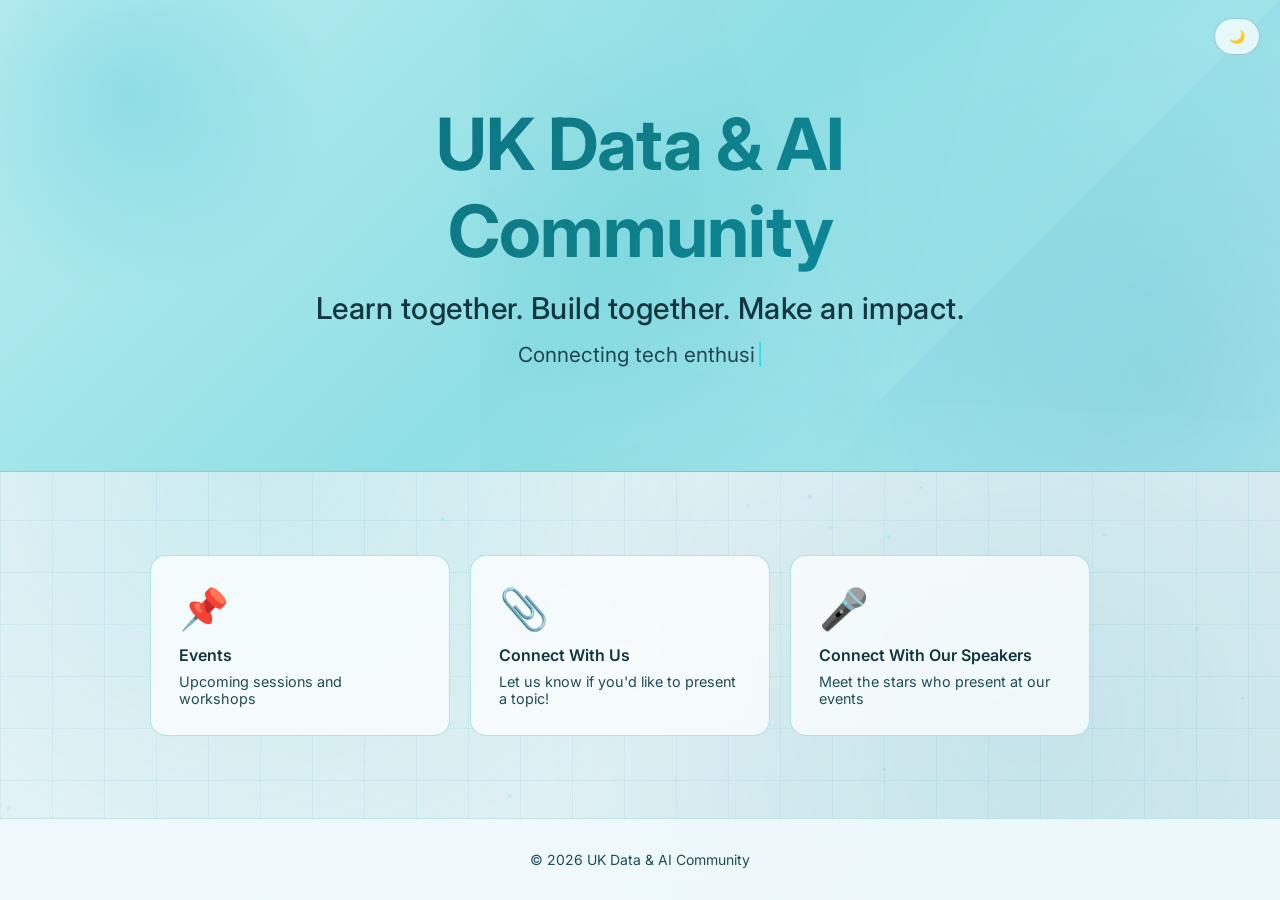
<file: index.html>
<!doctype html>
<html lang="en">
  <head>
    <meta charset="UTF-8" />
    <meta name="viewport" content="width=device-width, initial-scale=1.0" />
    <title>UK Data & AI Community</title>
    <link rel="stylesheet" href="styles.css" />
  </head>
  <body class="home-page">
    <button class="theme-toggle" id="theme-toggle" type="button" aria-label="Toggle theme">
      🌙
    </button>

    <header class="hero">
      <div class="hero-content">
        <h1>UK Data & AI Community</h1>
        <h2>Learn together. Build together. Make an impact.</h2>
        <p class="tagline">Connecting tech enthusiasts passionate about Microsoft data and AI technologies</p>
      </div>
    </header>

    <main class="container">
      <section class="links-section">
        <div class="links-grid">
          <a href="events.html" class="link-card">
            <div class="card-icon">📌</div>
            <h3>Events</h3>
            <p>Upcoming sessions and workshops</p>
          </a>

          <button type="button" class="link-card link-card-button" id="connect-button">
            <div class="card-icon">📎</div>
            <h3>Connect With Us</h3>
            <p>Let us know if you'd like to present a topic!</p>
          </button>

          <button type="button" class="link-card link-card-button" id="speakers-button">
            <div class="card-icon">🎤</div>
            <h3>Connect With Our Speakers</h3>
            <p>Meet the stars who present at our events</p>
          </button>
        </div>
      </section>
    </main>

    <div class="modal-overlay" id="connect-modal" hidden>
      <div class="modal-card" role="dialog" aria-modal="true" aria-labelledby="connect-title">
        <button class="modal-close" id="modal-close" type="button" aria-label="Close popup">×</button>
        <h3 id="connect-title">Connect With Us on LinkedIn</h3>
        <p>Organising Team </p>
        <div class="modal-links" id="team-links-list"></div>
        <button class="modal-action-close" id="modal-action-close" type="button">Close</button>
      </div>
    </div>

    <div class="modal-overlay" id="speakers-modal" hidden>
      <div class="modal-card" role="dialog" aria-modal="true" aria-labelledby="speakers-title">
        <button class="modal-close" id="speakers-modal-close" type="button" aria-label="Close popup">×</button>
        <h3 id="speakers-title">Connect With Our Speakers on LinkedIn</h3>
        <p>Meet the people who have presented at our events</p>
        <div class="modal-links" id="speakers-links-list"></div>
        <button class="modal-action-close" id="speakers-modal-action-close" type="button">Close</button>
      </div>
    </div>

    <script>
      (function () {
        const storageKey = "uk-data-ai-theme";
        const toggle = document.getElementById("theme-toggle");
        const modal = document.getElementById("connect-modal");
        const connectButton = document.getElementById("connect-button");
        const modalClose = document.getElementById("modal-close");
        const modalActionClose = document.getElementById("modal-action-close");
        const teamLinksList = document.getElementById("team-links-list");
        const speakersModal = document.getElementById("speakers-modal");
        const speakersButton = document.getElementById("speakers-button");
        const speakersModalClose = document.getElementById("speakers-modal-close");
        const speakersModalActionClose = document.getElementById("speakers-modal-action-close");
        const speakersLinksList = document.getElementById("speakers-links-list");

        modal.hidden = true;
        speakersModal.hidden = true;
        document.body.classList.remove("modal-open");

        function setTheme(theme) {
          document.body.setAttribute("data-theme", theme);
          toggle.textContent = theme === "dark" ? "☀️" : "🌙";
          toggle.setAttribute("aria-label", theme === "dark" ? "Switch to light mode" : "Switch to dark mode");
          localStorage.setItem(storageKey, theme);
        }

        function getInitialTheme() {
          const saved = localStorage.getItem(storageKey);
          if (saved === "dark" || saved === "light") {
            return saved;
          }
          return window.matchMedia("(prefers-color-scheme: dark)").matches ? "dark" : "light";
        }

        toggle.addEventListener("click", function () {
          const next = document.body.getAttribute("data-theme") === "dark" ? "light" : "dark";
          setTheme(next);
        });

        connectButton.addEventListener("click", function () {
          modal.hidden = false;
          document.body.classList.add("modal-open");
        });

        speakersButton.addEventListener("click", function () {
          speakersModal.hidden = false;
          document.body.classList.add("modal-open");
        });

        function getInitials(name) {
          if (!name) return "TM";
          const parts = name.trim().split(/\s+/).slice(0, 2);
          return parts.map(function (part) {
            return part.charAt(0).toUpperCase();
          }).join("");
        }

        async function loadMemberList(jsonPath, listEl) {
          try {
            const response = await fetch(jsonPath);
            if (!response.ok) {
              throw new Error("Unable to load links");
            }

            const data = await response.json();
            const members = Array.isArray(data.members) ? data.members.slice() : [];
            members.sort(function (a, b) {
              return (a.name || "").localeCompare(b.name || "");
            });

            if (!members.length) {
              listEl.innerHTML = '<p class="modal-empty">Links will be added soon.</p>';
              return;
            }

            listEl.innerHTML = members
              .map(function (member) {
                const initials = member.initials || getInitials(member.name);
                const role = member.role || "Team Member";
                const linkedin = member.linkedin || "#";
                return [
                  '<article class="member-card">',
                  '  <div class="member-avatar" aria-hidden="true">' + initials + '</div>',
                  '  <div class="member-info">',
                  '    <p class="member-name">' + member.name + '</p>',
                  '    <p class="member-role">' + role + '</p>',
                  '  </div>',
                  '  <a class="member-link" href="' + linkedin + '" target="_blank" rel="noopener noreferrer">',
                  '    <span class="linkedin-badge" aria-hidden="true">in</span>',
                  '    <span>LinkedIn</span>',
                  '  </a>',
                  '</article>'
                ].join('');
              })
              .join("");
          } catch (error) {
            listEl.innerHTML = '<p class="modal-empty">Could not load LinkedIn links right now.</p>';
            console.error(error);
          }
        }

        function closeModal() {
          modal.hidden = true;
          document.body.classList.remove("modal-open");
        }

        function closeSpeakersModal() {
          speakersModal.hidden = true;
          document.body.classList.remove("modal-open");
        }

        modalClose.addEventListener("click", closeModal);
        modalActionClose.addEventListener("click", closeModal);
        modal.addEventListener("click", function (event) {
          if (event.target === modal) {
            closeModal();
          }
        });

        speakersModalClose.addEventListener("click", closeSpeakersModal);
        speakersModalActionClose.addEventListener("click", closeSpeakersModal);
        speakersModal.addEventListener("click", function (event) {
          if (event.target === speakersModal) {
            closeSpeakersModal();
          }
        });

        document.addEventListener("keydown", function (event) {
          if (event.key === "Escape") {
            if (!modal.hidden) closeModal();
            if (!speakersModal.hidden) closeSpeakersModal();
          }
        });

        setTheme(getInitialTheme());
        loadMemberList("team-links.json", teamLinksList);
        loadMemberList("speakers-links.json", speakersLinksList);
      })();
    </script>

    <footer>
      <p>&copy; 2026 UK Data & AI Community</p>
    </footer>
    <script src="animations.js" defer></script>
  </body>
</html>
</file>
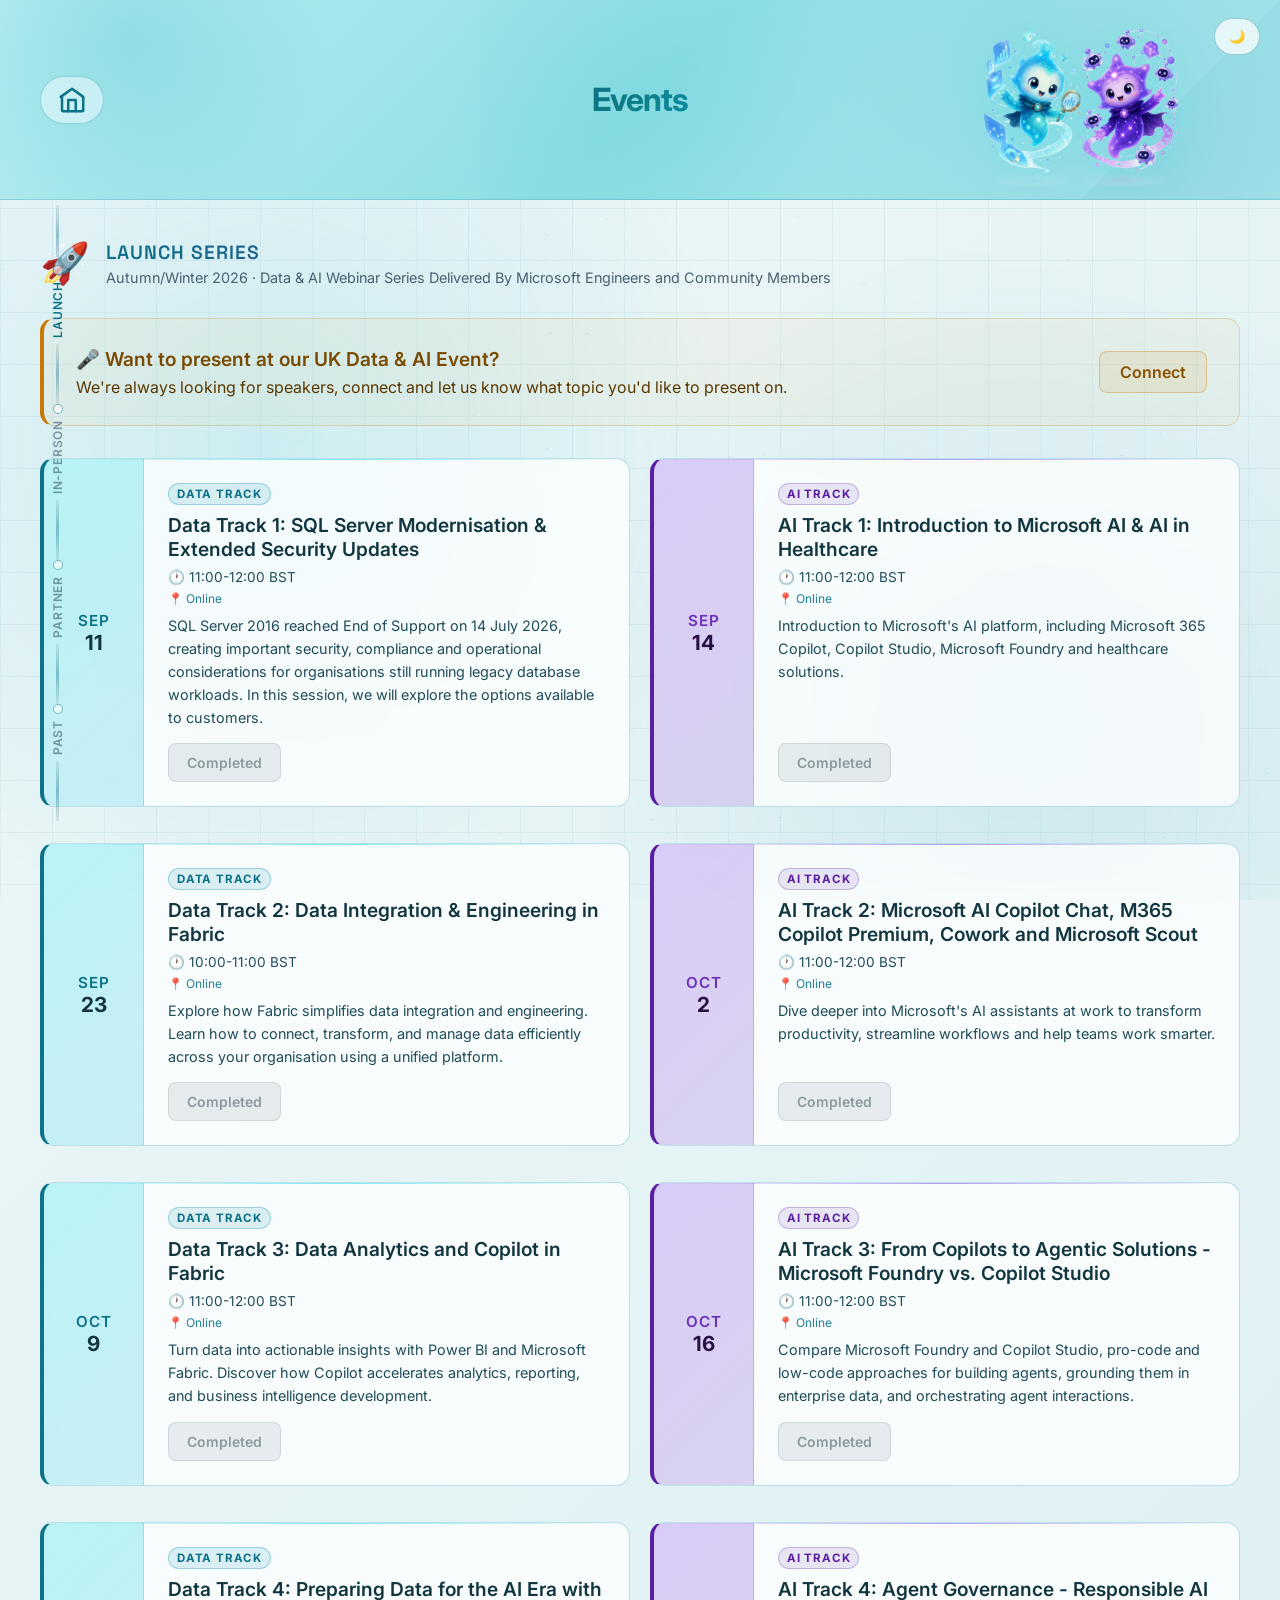
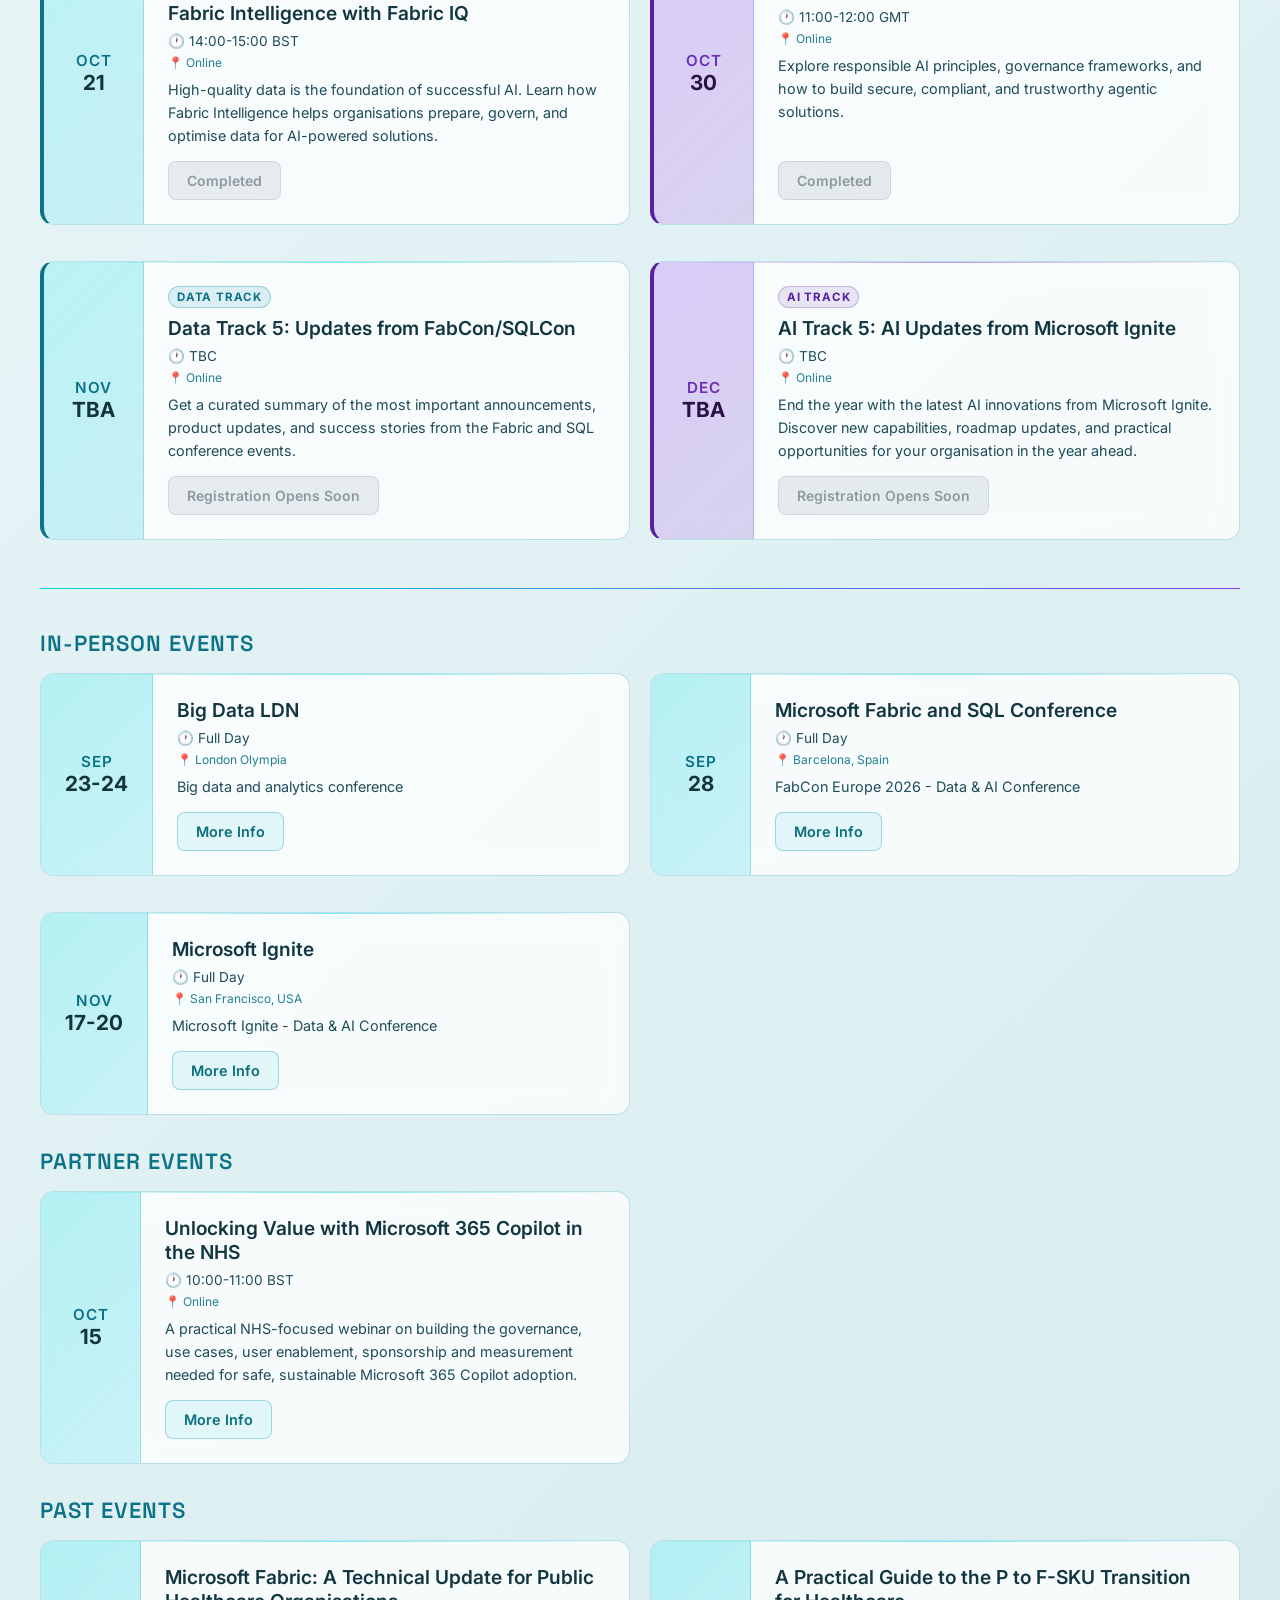
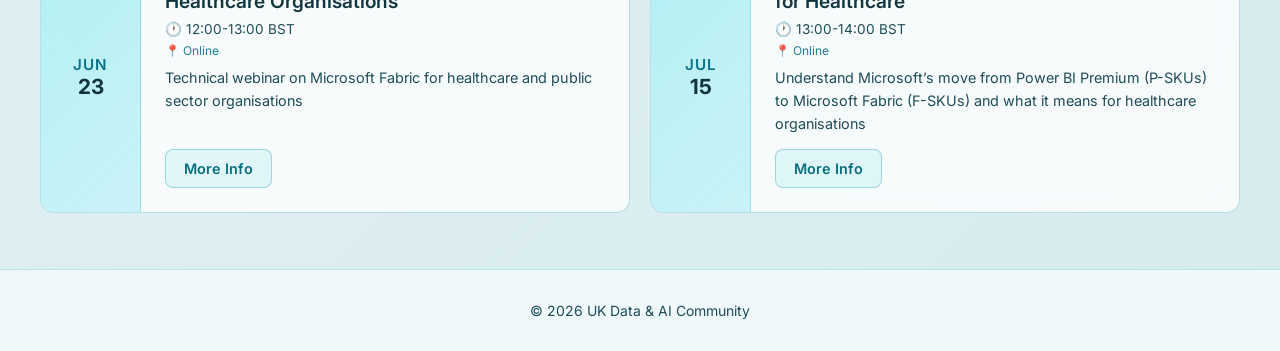
<file: events.html>
<!doctype html>
<html lang="en">
  <head>
    <meta charset="UTF-8" />
    <meta name="viewport" content="width=device-width, initial-scale=1.0" />
    <title>Events - UK Data & AI Community</title>
    <link rel="stylesheet" href="styles.css" />
  </head>
  <body class="events-page">
    <button class="theme-toggle" id="theme-toggle" type="button" aria-label="Toggle theme">
      🌙
    </button>

    <header class="hero hero-small">
      <a href="index.html" class="nav-home" aria-label="Back to home">
        <svg xmlns="http://www.w3.org/2000/svg" width="30" height="30" viewBox="0 0 24 24" fill="none" stroke="currentColor" stroke-width="2" stroke-linecap="round" stroke-linejoin="round" aria-hidden="true">
          <path d="M3 9.5L12 3l9 6.5V20a1 1 0 0 1-1 1H5a1 1 0 0 1-1-1V9.5z"/>
          <polyline points="9 21 9 12 15 12 15 21"/>
        </svg>
      </a>
      <div class="hero-content">
        <h1>Events</h1>
      </div>
      <img src="mascots.png" alt="UK Data &amp; AI mascots" class="hero-mascot" />
    </header>

    <main class="container">

      <!-- vertical circuit rail — nodes activate via IntersectionObserver -->
      <nav class="circuit-rail" aria-label="Page sections">
        <div class="circuit-rail-line"></div>
        <div class="circuit-rail-node active" data-target="group-launch">
          <span class="node-dot"></span>
          <span class="node-label">Launch</span>
        </div>
        <div class="circuit-rail-line"></div>
        <div class="circuit-rail-node" data-target="group-inperson">
          <span class="node-dot"></span>
          <span class="node-label">In-Person</span>
        </div>
        <div class="circuit-rail-line"></div>
        <div class="circuit-rail-node" data-color="purple" data-target="group-partner">
          <span class="node-dot"></span>
          <span class="node-label">Partner</span>
        </div>
        <div class="circuit-rail-line"></div>
        <div class="circuit-rail-node" data-target="group-past">
          <span class="node-dot"></span>
          <span class="node-label">Past</span>
        </div>
        <div class="circuit-rail-line"></div>
      </nav>

      <section class="launch-series-section" id="group-launch">
        <div class="launch-series-header">
          <span class="launch-series-emoji">🚀</span>
          <div>
            <h2>Launch Series</h2>
            <p class="launch-series-subtitle">Autumn/Winter 2026 · Data &amp; AI Webinar Series Delivered By Microsoft Engineers and Community Members</p>
          </div>
        </div>
          <section class="speaker-cta">
          <div class="speaker-cta-content">
            <div class="speaker-cta-text">
              <h3>🎤 Want to present at our UK Data &amp; AI Event?</h3>
              <p>We're always looking for speakers, connect and let us know what topic you'd like to present on.</p>
            </div>
            <a href="index.html" class="speaker-cta-btn">Connect</a>
          </div>
        </section>
        <div id="launch-events"></div>
      </section>

      <section class="events-list">
        <div id="group-inperson">
          <h2>In-Person Events</h2>
          <div id="upcoming-events"></div>
        </div>

        <div id="group-partner">
          <h2>Partner Events</h2>
          <div id="partner-events"></div>
        </div>

        <div id="group-past">
          <h2>Past Events</h2>
          <div id="virtual-events"></div>
        </div>
      </section>
    </main>

    <script>
      (function () {
        const storageKey = "uk-data-ai-theme";
        const toggle = document.getElementById("theme-toggle");

        function setTheme(theme) {
          document.body.setAttribute("data-theme", theme);
          toggle.textContent = theme === "dark" ? "☀️" : "🌙";
          toggle.setAttribute("aria-label", theme === "dark" ? "Switch to light mode" : "Switch to dark mode");
          localStorage.setItem(storageKey, theme);
        }

        function getInitialTheme() {
          const saved = localStorage.getItem(storageKey);
          if (saved === "dark" || saved === "light") {
            return saved;
          }
          return window.matchMedia("(prefers-color-scheme: dark)").matches ? "dark" : "light";
        }

        toggle.addEventListener("click", function () {
          const next = document.body.getAttribute("data-theme") === "dark" ? "light" : "dark";
          setTheme(next);
        });

        setTheme(getInitialTheme());
      })();

      // Load and render events from JSON
      async function loadEvents() {
        try {
          const response = await fetch("events.json");
          const data = await response.json();

          // Filter and render launch series events
          const launchContainer = document.getElementById("launch-events");
          const launchEvents = data.events.filter((event) => event.type === "launch");
          launchEvents.forEach((event) => {
            launchContainer.appendChild(createLaunchCard(event));
          });

          // Filter and render in-person and conference events together
          const upcomingContainer = document.getElementById("upcoming-events");
          const inPersonEvents = data.events.filter(
            (event) => event.type === "in-person" || event.type === "conference"
          );
          inPersonEvents.forEach((event) => {
            upcomingContainer.appendChild(createEventCard(event));
          });

          // Filter and render virtual events (past)
          const virtualContainer = document.getElementById("virtual-events");
          const virtualEvents = data.events.filter(
            (event) => event.type === "virtual",
          );
          virtualEvents.forEach((event) => {
            virtualContainer.appendChild(createEventCard(event));
          });

          // Filter and render partner events
          const partnerContainer = document.getElementById("partner-events");
          const partnerEvents = data.events.filter(
            (event) => event.type === "partner",
          );
          partnerEvents.forEach((event) => {
            partnerContainer.appendChild(createEventCard(event));
          });
        } catch (error) {
          console.error("Error loading events:", error);
        }
      }

      function isLaunchEventCompleted(event) {
        const monthIndex = ["JAN", "FEB", "MAR", "APR", "MAY", "JUN", "JUL", "AUG", "SEP", "OCT", "NOV", "DEC"].indexOf(event.month);
        const day = Number.parseInt(event.day, 10);

        if (monthIndex === -1 || Number.isNaN(day)) {
          return false;
        }

        const dayAfterEvent = new Date(2026, monthIndex, day + 1);
        return new Date() >= dayAfterEvent;
      }

      // Create a featured launch series card
      function createLaunchCard(event) {
        const card = document.createElement("div");
        card.className = `event-card launch-series launch-${event.track}`;

        const trackLabel = event.track === "data" ? "DATA TRACK" : "AI TRACK";
        const linkHtml = isLaunchEventCompleted(event)
          ? `<span class="event-link disabled">Completed</span>`
          : event.link
          ? `<a href="${event.link}" target="_blank" class="event-link">Register</a>`
          : `<span class="event-link disabled">Registration Opens Soon</span>`;

        card.innerHTML = `
          <div class="event-date">
            <span class="month">${event.month}</span>
            <span class="day">${event.day}</span>
          </div>
          <div class="event-details">
            <span class="track-badge track-${event.track}">${trackLabel}</span>
            <h3>${event.title}</h3>
            <p class="event-time">🕐 ${event.time}</p>
            ${event.location ? `<p class="event-location">📍 ${event.location}</p>` : ""}
            <p class="event-desc">${event.description}</p>
            ${linkHtml}
          </div>
        `;

        return card;
      }

      // Create an event card element
      function createEventCard(event) {
        const card = document.createElement("div");
        card.className = "event-card";

        card.innerHTML = `
          <div class="event-date">
            <span class="month">${event.month}</span>
            <span class="day">${event.day}</span>
          </div>
          <div class="event-details">
            <h3>${event.title}</h3>
            <p class="event-time">🕐 ${event.time}</p>
            ${event.location ? `<p class="event-location">📍 ${event.location}</p>` : ""}
            <p class="event-desc">${event.description}</p>
            <a href="${event.link}" target="_blank" class="event-link">More Info</a>
          </div>
        `;

        return card;
      }

      // Activate circuit rail node for whichever section is currently in view
      const circuitRail = (function () {
        const nodes = Array.from(document.querySelectorAll('.circuit-rail-node'));
        const sections = nodes.map(n => document.getElementById(n.dataset.target)).filter(Boolean);
        const lastId = sections.length ? sections[sections.length - 1].id : null;

        function setActive(id) {
          nodes.forEach(n => n.classList.toggle('active', n.dataset.target === id));
        }

        // Last section can be too short to ever cross the reference line, so once the
        // page is scrolled to its end we always treat the last section as current.
        function computeActiveByScroll() {
          const atBottom = window.innerHeight + window.scrollY >= document.documentElement.scrollHeight - 2;
          if (atBottom) return lastId;
          const refLine = window.innerHeight * 0.3;
          let activeId = sections[0] && sections[0].id;
          sections.forEach(el => {
            if (el.getBoundingClientRect().top <= refLine) {
              activeId = el.id;
            }
          });
          return activeId;
        }

        // Right after a click, neighbouring sections can occupy the same scroll
        // position (e.g. two short sections at the end of the page), so scroll-based
        // detection alone can't tell them apart. Keep the clicked node active until
        // the user actually scrolls again by their own input.
        let overrideActive = false;

        nodes.forEach(n => {
          n.addEventListener('click', () => {
            const el = document.getElementById(n.dataset.target);
            if (!el) return;
            overrideActive = true;
            setActive(n.dataset.target);
            el.scrollIntoView({ behavior: 'smooth', block: 'start' });
          });
        });

        ['wheel', 'touchmove', 'keydown', 'mousedown'].forEach(evt => {
          window.addEventListener(evt, () => { overrideActive = false; }, { passive: true });
        });

        let ticking = false;
        window.addEventListener('scroll', () => {
          if (overrideActive || ticking) return;
          ticking = true;
          requestAnimationFrame(() => {
            setActive(computeActiveByScroll());
            ticking = false;
          });
        }, { passive: true });

        setActive(computeActiveByScroll());
        return { refresh: () => setActive(computeActiveByScroll()) };
      })();

      // Load events, then recompute the active rail node — the page is too short
      // to know its true scroll height until the event cards have been inserted.
      loadEvents().then(() => circuitRail.refresh());
    </script>

    <footer>
      <p>&copy; 2026 UK Data & AI Community</p>
    </footer>
    <script src="animations.js" defer></script>
  </body>
</html>
</file>
<file: styles.css>
@import url('https://fonts.googleapis.com/css2?family=Space+Grotesk:wght@400;500;600;700&family=Inter:wght@300;400;500;600;700&display=swap');

* {
    margin: 0;
    padding: 0;
    box-sizing: border-box;
}

:root {
    color-scheme: dark;
}

body {
    font-family: 'Inter', 'Space Grotesk', -apple-system, BlinkMacSystemFont, 'Segoe UI', Roboto, sans-serif;
    background: radial-gradient(circle at 8% 15%, #1f2a77 0%, transparent 38%),
                radial-gradient(circle at 88% 20%, #0d7ca8 0%, transparent 36%),
                radial-gradient(circle at 20% 85%, #0f8b74 0%, transparent 32%),
                linear-gradient(135deg, #080b21 0%, #0f1a3f 45%, #0b102b 100%);
    background-attachment: fixed;
    color: #f0f4f8;
    min-height: 100vh;
    display: flex;
    flex-direction: column;
    position: relative;
    overflow-x: hidden;
}

body::before {
    content: '';
    position: fixed;
    top: 0;
    left: 0;
    width: 100%;
    height: 100%;
    background: radial-gradient(circle 560px at 22% 48%, rgba(88, 101, 242, 0.2) 0%, transparent 72%),
                radial-gradient(circle 620px at 80% 18%, rgba(0, 228, 255, 0.14) 0%, transparent 76%),
                radial-gradient(circle 540px at 72% 85%, rgba(0, 212, 155, 0.14) 0%, transparent 78%);
    pointer-events: none;
    z-index: 0;
}

.home-page .hero {
    text-align: center;
}

.home-page .hero-content {
    max-width: 780px;
    margin: 0 auto;
}

.home-page .container {
    display: flex;
    justify-content: center;
    align-items: center;
}

.home-page .links-section {
    width: 100%;
    max-width: 980px;
    align-items: center;
}

.events-page .hero {
    text-align: center;
    display: flex;
    align-items: center;
    justify-content: center;
    position: relative;
    overflow: hidden;
}

.events-page .hero-content {
    max-width: 780px;
    margin: 0 auto;
    position: relative;
    z-index: 2;
}

.hero-mascot {
    position: absolute;
    right: 100px;
    bottom: 0;
    height: 100%;
    width: auto;
    max-width: 40%;
    object-fit: contain;
    object-position: bottom right;
    filter: drop-shadow(0 0 24px rgba(0, 217, 221, 0.2));
    /* animation: mascotFloat 5s ease-in-out infinite; */
    pointer-events: none;
}

@keyframes mascotFloat {
    0%, 100% { transform: translateY(0); }
    50%       { transform: translateY(-10px); }
}

@media (max-width: 768px) {
    .hero-mascot { display: none; }
}

.events-page .top-nav {
    display: none;
}

.events-page .container {
    display: flex;
    flex-direction: column;
    align-items: center;
}

.events-page .events-list {
    width: 100%;
    max-width: 1200px;
}

main, header, footer {
    position: relative;
    z-index: 1;
}

.theme-toggle {
    position: fixed;
    top: 18px;
    right: 20px;
    z-index: 20;
    border: 1px solid rgba(0, 217, 221, 0.45);
    background: rgba(15, 27, 43, 0.8);
    color: #dff4f8;
    border-radius: 999px;
    padding: 10px 14px;
    font-size: 0.82rem;
    letter-spacing: 0.3px;
    cursor: pointer;
    backdrop-filter: blur(10px);
    transition: all 0.25s ease;
}

.theme-toggle:hover {
    border-color: rgba(0, 229, 255, 0.8);
    box-shadow: 0 0 20px rgba(0, 217, 221, 0.2);
    transform: translateY(-1px);
}

/* Hero Section */
.hero {
    background: linear-gradient(130deg, rgba(80, 63, 205, 0.48) 0%, rgba(13, 124, 168, 0.5) 45%, rgba(8, 161, 129, 0.45) 100%);
    padding: 100px 40px;
    text-align: left;
    position: relative;
    overflow: hidden;
    border-bottom: 1px solid rgba(0, 217, 221, 0.3);
}

.hero::before {
    content: '';
    position: absolute;
    top: 0;
    left: 0;
    right: 0;
    bottom: 0;
    background: 
        radial-gradient(circle 500px at 10% 20%, rgba(32, 216, 223, 0.2) 0%, transparent 40%),
        radial-gradient(circle 700px at 90% 80%, rgba(0, 209, 215, 0.15) 0%, transparent 50%),
        radial-gradient(circle 400px at 50% 50%, rgba(0, 180, 219, 0.08) 0%, transparent 50%);
    pointer-events: none;
}

.hero::after {
    content: '';
    position: absolute;
    top: 0;
    right: 0;
    width: 800px;
    height: 800px;
    background: conic-gradient(from 45deg, rgba(0, 212, 255, 0.1), rgba(123, 60, 237, 0.1), transparent);
    opacity: 0.3;
    animation: rotate 20s linear infinite;
    pointer-events: none;
}

@keyframes rotate {
    from { transform: rotate(0deg); }
    to { transform: rotate(360deg); }
}

.hero-content {
    position: relative;
    z-index: 2;
}

.hero h1 {
    font-size: 4.5rem;
    font-weight: 700;
    margin-bottom: 16px;
    background: linear-gradient(125deg, #80f6ff 0%, #67c6ff 40%, #7a9eff 70%, #83ffd8 100%);
    background-size: 200% 200%;
    -webkit-background-clip: text;
    -webkit-text-fill-color: transparent;
    background-clip: text;
    letter-spacing: -1px;
    animation: gradientShift 6s ease infinite;
}

@keyframes gradientShift {
    0%, 100% { background-position: 0% 50%; }
    50% { background-position: 100% 50%; }
}

.hero h2 {
    font-size: 1.875rem;
    font-weight: 500;
    color: #00e5ff;
    opacity: 0.95;
    letter-spacing: 0.5px;
    text-shadow: 0 0 20px rgba(0, 217, 221, 0.3);
}

.hero .tagline {
    font-size: 1.3rem;
    opacity: 0.9;
    font-weight: 400;
    color: #d4e3f0;
    line-height: 1.6;
    margin-top: 12px;
}

/* Main Content */
.container {
    width: 100%;
    padding: 40px 40px;
    flex: 1;
}

.links-section h2 {
    font-size: 1.5rem;
    margin-bottom: 24px;
    color: #00d9d9;
    border-bottom: 2px solid rgba(0, 217, 221, 0.4);
    padding-bottom: 12px;
    font-weight: 600;
    letter-spacing: 0.5px;
}

/* Links Grid */
.links-grid {
    display: grid;
    grid-template-columns: 1fr;
    gap: 20px;
}

@media (min-width: 769px) {
    .links-grid {
        grid-template-columns: repeat(auto-fill, 300px);
        justify-content: start;
    }
}

.link-card {
    background: linear-gradient(140deg, rgba(35, 51, 130, 0.38) 0%, rgba(20, 74, 90, 0.42) 52%, rgba(11, 89, 79, 0.38) 100%);
    backdrop-filter: blur(12px);
    border: 1px solid rgba(0, 217, 221, 0.3);
    border-radius: 16px;
    padding: 28px;
    text-decoration: none;
    color: inherit;
    transition: all 0.3s ease;
    display: block;
    position: relative;
    overflow: hidden;
}

.link-card::before {
    content: '';
    position: absolute;
    top: 0;
    left: -100%;
    width: 100%;
    height: 100%;
    background: linear-gradient(90deg, transparent, rgba(0, 217, 221, 0.15), transparent);
    transition: left 0.5s ease;
    pointer-events: none;
}

.link-card:hover {
    border-color: rgba(0, 229, 255, 0.7);
    box-shadow: 0 0 42px rgba(74, 155, 255, 0.25), 0 0 36px rgba(0, 221, 175, 0.14), inset 0 0 36px rgba(157, 214, 255, 0.08);
    transform: translateY(-4px);
    background: rgba(20, 74, 90, 0.5);
}

.link-card:hover::before {
    left: 100%;
}

.link-card-button {
    width: 100%;
    text-align: left;
    font: inherit;
    cursor: pointer;
}

.card-icon {
    font-size: 2.5rem;
    margin-bottom: 12px;
}

.link-card h3 {
    font-size: 1rem;
    font-weight: 600;
    margin-bottom: 8px;
    color: #e6edf3;
}

.link-card p {
    font-size: 0.9rem;
    color: #8b949e;
}

/* Series Section */
.series-section {
    margin-bottom: 40px;
}

.series-section h2,
.events-list h2 {
    font-size: 1.375rem;
    font-weight: 600;
    margin-bottom: 16px;
    color: #00d9d9;
    text-transform: uppercase;
    letter-spacing: 1px;
    font-family: 'Space Grotesk', 'Inter', sans-serif;
}

.series-grid {
    display: grid;
    grid-template-columns: 1fr;
    gap: 12px;
}

@media (min-width: 769px) {
    .series-grid {
        display: grid;
        grid-template-columns: repeat(auto-fill, 420px);
        gap: 16px;
        justify-content: start;
    }
}

.series-card {
    background: rgba(20, 74, 90, 0.45);
    backdrop-filter: blur(12px);
    border: 1px solid rgba(0, 217, 221, 0.35);
    border-left: 4px solid #00d9d9;
    border-radius: 12px;
    padding: 24px;
    display: flex;
    align-items: center;
    gap: 20px;
    width: 100%;
    transition: all 0.3s ease;
}

.series-card:hover {
    border-color: rgba(0, 229, 255, 0.8);
    box-shadow: 0 0 35px rgba(0, 217, 221, 0.2);
    transform: translateX(4px);
    background: rgba(20, 74, 90, 0.6);
}



.series-icon {
    font-size: 2rem;
    flex-shrink: 0;
}

.series-info {
    flex: 1;
}

.series-info h3 {
    font-size: 1.125rem;
    font-weight: 600;
    margin-bottom: 4px;
    color: #e6edf3;
}

.series-info p {
    font-size: 0.875rem;
    color: #8b949e;
}

/* Footer */
footer {
    background: rgba(15, 27, 43, 0.9);
    backdrop-filter: blur(12px);
    border-top: 1px solid rgba(0, 217, 221, 0.25);
    padding: 32px 40px;
    text-align: left;
    color: #a0b4c4;
    font-size: 0.875rem;
    margin-top: auto;
    height: 100%;
}

/* Responsive */
@media (min-width: 769px) {
    #upcoming-events,
    #virtual-events,
    #partner-events {
        display: grid;
        grid-template-columns: 1fr 1fr;
        gap: 20px;
    }
    
    .event-card {
        margin-bottom: 0;
        max-width: none;
        width: 100%;
    }
}

@media (max-width: 768px) {
    .hero {
        padding: 60px 20px;
    }
    
    .hero h1 {
        font-size: 2rem;
    }
    
    .hero .tagline {
        font-size: 1rem;
    }

    .event-card {
        flex-direction: column;
    }

    .event-date {
        min-width: auto;
        padding: 12px 20px;
        flex-direction: row;
        gap: 8px;
    }
}

/* Hero Small (subpages) */
.hero-small {
    padding: 80px 40px;
    position: relative;
    display: flex;
    align-items: center;
    justify-content: center;
}

.hero-small .nav-home {
    position: absolute;
    left: 40px;
    top: 50%;
    transform: translateY(-50%);
}

.hero-small .nav-home:hover {
    transform: translateY(-50%) translateX(-3px);
}

.hero-small h1 {
    font-size: 2rem;
    margin-bottom: 0;
    text-align: center;
}

/* Breadcrumb */
.top-nav {
    display: none;
}

.nav-home {
    display: inline-flex;
    align-items: center;
    gap: 8px;
    color: #00d9d9;
    text-decoration: none;
    font-size: 0.9rem;
    font-weight: 500;
    border: 1px solid rgba(0, 217, 221, 0.3);
    background: rgba(20, 74, 90, 0.3);
    backdrop-filter: blur(8px);
    border-radius: 999px;
    padding: 8px 16px;
    transition: all 0.25s ease;
}

.nav-home:hover {
    border-color: rgba(0, 229, 255, 0.7);
    background: rgba(20, 74, 90, 0.5);
    box-shadow: 0 0 18px rgba(0, 217, 221, 0.2);
    transform: translateX(-3px);
}

body[data-theme="light"] .nav-home {
    color: #0c7288;
    border-color: rgba(0, 140, 170, 0.3);
    background: rgba(221, 246, 249, 0.7);
}

body[data-theme="light"] .nav-home:hover {
    background: rgba(200, 240, 245, 0.9);
    border-color: rgba(0, 140, 170, 0.6);
}

/* Events List */
.events-list {
    display: flex;
    flex-direction: column;
    gap: 16px;
}

.event-card {
    background: rgba(20, 74, 90, 0.45);
    backdrop-filter: blur(12px);
    border: 1px solid rgba(0, 217, 221, 0.3);
    border-radius: 14px;
    display: flex;
    overflow: hidden;
    transition: all 0.3s ease;
    margin-bottom: 16px;
    position: relative;
}

.event-card::before {
    content: '';
    position: absolute;
    top: 0;
    left: 0;
    right: 0;
    height: 1px;
    background: linear-gradient(90deg, transparent, rgba(0, 217, 221, 0.5), transparent);
}

.event-card:hover {
    border-color: rgba(0, 229, 255, 0.7);
    box-shadow: 0 0 40px rgba(0, 217, 221, 0.2), inset 0 0 30px rgba(0, 217, 221, 0.05);
    transform: translateX(4px);
    background: rgba(20, 74, 90, 0.6);
}

.event-date {
    background: linear-gradient(135deg, rgba(0, 217, 221, 0.25) 0%, rgba(0, 180, 219, 0.2) 100%);
    min-width: 100px;
    padding: 24px;
    display: flex;
    flex-direction: column;
    align-items: center;
    justify-content: center;
    text-align: center;
    border-right: 1px solid rgba(0, 217, 221, 0.25);
}

.event-date .month {
    font-size: 0.95rem;
    font-weight: 600;
    text-transform: uppercase;
    letter-spacing: 1px;
    color: #00d9d9;
}

.event-date .day {
    font-size: 1.3rem;
    font-weight: 700;
    color: #e0f5f7;
}

.event-details {
    padding: 24px;
    flex: 1;
    display: flex;
    flex-direction: column;
    align-items: flex-start;
}

.event-details h3 {
    font-size: 1.2rem;
    font-weight: 600;
    margin-bottom: 8px;
    color: #e6edf3;
}

.event-time {
    font-size: 0.85rem;
    color: #8b949e;
    margin-bottom: 6px;
}

.event-location {
    font-size: 0.75rem;
    color: #00d9d9;
    margin-bottom: 8px;
    opacity: 0.9;
}

.event-desc {
    font-size: 0.9rem;
    color: #c5d8e4;
    line-height: 1.6;
    margin-bottom: 14px;
}

.event-link {
    display: inline-block;
    background: linear-gradient(135deg, rgba(0, 217, 221, 0.3) 0%, rgba(0, 180, 219, 0.25) 100%);
    border: 1px solid rgba(0, 217, 221, 0.5);
    color: #00e5ff;
    padding: 10px 18px;
    border-radius: 8px;
    text-decoration: none;
    font-size: 0.9rem;
    font-weight: 600;
    transition: all 0.3s ease;
    cursor: pointer;
    margin-top: auto;
}

.event-link:hover {
    background: linear-gradient(135deg, rgba(0, 217, 221, 0.4) 0%, rgba(0, 180, 219, 0.35) 100%);
    border-color: rgba(0, 229, 255, 0.8);
    box-shadow: 0 0 30px rgba(0, 217, 221, 0.3);
    transform: translateY(-2px);
}

/* News Section */
.news-section {
    background: rgba(20, 74, 90, 0.45);
    backdrop-filter: blur(12px);
    border: 1px solid rgba(0, 217, 221, 0.3);
    border-radius: 14px;
    padding: 28px;
}

.news-header h2 {
    font-size: 1.125rem;
    font-weight: 600;
    color: #00d9d9;
    margin-bottom: 24px;
    text-transform: uppercase;
    letter-spacing: 1px;
}

.news-header .loading,
.news-header .error {
    color: #8b949e;
    font-size: 0.875rem;
}

.news-header .error {
    color: #f85149;
}

.news-list {
    display: flex;
    flex-direction: column;
    gap: 16px;
}

.news-day-group {
    display: flex;
    gap: 24px;
}

.news-day-label {
    min-width: 50px;
    font-size: 0.875rem;
    font-weight: 600;
    color: #8b949e;
    padding-top: 4px;
}

.news-items {
    flex: 1;
    display: flex;
    flex-direction: column;
    gap: 8px;
}

.news-item {
    display: flex;
    align-items: flex-start;
    gap: 8px;
    text-decoration: none;
    color: #e6edf3;
    font-size: 0.9rem;
    line-height: 1.4;
    transition: color 0.2s ease;
}

.news-item:hover {
    color: #3fb950;
}

.news-icon {
    flex-shrink: 0;
    font-size: 0.75rem;
    opacity: 0.7;
}

.news-title {
    flex: 1;
}

@media (max-width: 768px) {
    .news-day-group {
        flex-direction: column;
        gap: 8px;
    }

    .news-day-label {
        min-width: auto;
    }
}

.modal-overlay {
    position: fixed;
    inset: 0;
    background: rgba(10, 15, 24, 0.7);
    display: flex;
    align-items: center;
    justify-content: center;
    z-index: 30;
    padding: 20px;
}

.modal-overlay[hidden] {
    display: none !important;
}

.modal-card {
    width: min(560px, 100%);
    background: linear-gradient(140deg, rgba(22, 40, 103, 0.88) 0%, rgba(18, 86, 110, 0.9) 58%, rgba(12, 94, 82, 0.88) 100%);
    border: 1px solid rgba(0, 217, 221, 0.45);
    border-radius: 14px;
    box-shadow: 0 20px 60px rgba(0, 0, 0, 0.35);
    backdrop-filter: blur(14px);
    padding: 22px 22px 20px;
    position: relative;
}

.modal-card h3 {
    color: #e9fbff;
    margin-bottom: 8px;
    font-size: 1.2rem;
}

.modal-card p {
    color: #c7dfeb;
    margin-bottom: 14px;
}

.modal-close {
    position: absolute;
    top: 10px;
    right: 12px;
    border: 0;
    background: transparent;
    color: #dff4f8;
    font-size: 1.7rem;
    line-height: 1;
    cursor: pointer;
    z-index: 2;
}

.modal-links {
    display: grid;
    gap: 10px;
}

.member-card {
    display: flex;
    align-items: center;
    gap: 14px;
    border: 1px solid rgba(0, 217, 221, 0.25);
    border-radius: 12px;
    padding: 10px;
    background: rgba(10, 15, 24, 0.28);
}

.member-avatar {
    width: 54px;
    height: 54px;
    border-radius: 50%;
    background: #d9d9d9;
    color: #4b5b6b;
    display: flex;
    align-items: center;
    justify-content: center;
    font-weight: 600;
    font-size: 1.05rem;
    flex-shrink: 0;
}

.member-info {
    flex: 1;
}

.member-name {
    margin: 0;
    color: #f2fbff;
    font-size: 1.05rem;
    font-weight: 600;
    line-height: 1.2;
}

.member-role {
    margin: 4px 0 0;
    color: #c7dfeb;
    font-size: 0.9rem;
}

.member-link {
    display: inline-flex;
    align-items: center;
    gap: 8px;
    color: #00e5ff;
    text-decoration: none;
    border: 1px solid rgba(0, 217, 221, 0.45);
    background: rgba(10, 15, 24, 0.35);
    border-radius: 999px;
    padding: 8px 12px;
    transition: all 0.2s ease;
    font-size: 0.82rem;
    font-weight: 600;
}

.linkedin-badge {
    width: 20px;
    height: 20px;
    border-radius: 4px;
    background: #0a66c2;
    color: #ffffff;
    font-size: 0.72rem;
    font-weight: 700;
    display: inline-flex;
    align-items: center;
    justify-content: center;
    text-transform: lowercase;
}

.member-link:hover {
    border-color: rgba(0, 229, 255, 0.8);
    box-shadow: 0 0 14px rgba(0, 217, 221, 0.2);
}

.modal-action-close {
    margin-top: 14px;
    border: 1px solid rgba(0, 217, 221, 0.4);
    background: transparent;
    color: #dff4f8;
    border-radius: 8px;
    padding: 8px 12px;
    cursor: pointer;
}

.modal-empty {
    margin: 0;
}

body.modal-open {
    overflow: hidden;
}

body[data-theme="light"] {
    background: linear-gradient(135deg, #edf6f8 0%, #e2f2f4 50%, #d7ebef 100%);
    color: #16313c;
}

body[data-theme="light"]::before {
    background: radial-gradient(circle 600px at 20% 50%, rgba(0, 180, 200, 0.12) 0%, transparent 80%),
                radial-gradient(circle 600px at 80% 80%, rgba(0, 145, 180, 0.1) 0%, transparent 80%);
}

body[data-theme="light"] .hero {
    background: linear-gradient(135deg, #b9edf0 0%, #8fdfe4 50%, #b3e9ef 100%);
    border-bottom-color: rgba(0, 120, 150, 0.25);
}

body[data-theme="light"] .hero::before {
    background:
        radial-gradient(circle 500px at 10% 20%, rgba(0, 166, 190, 0.18) 0%, transparent 40%),
        radial-gradient(circle 700px at 90% 80%, rgba(0, 135, 168, 0.12) 0%, transparent 50%),
        radial-gradient(circle 400px at 50% 50%, rgba(0, 166, 190, 0.08) 0%, transparent 50%);
}

body[data-theme="light"] .hero::after {
    background: conic-gradient(from 45deg, rgba(0, 140, 170, 0.16), rgba(0, 170, 190, 0.12), transparent);
}

body[data-theme="light"] .hero h1 {
    background: linear-gradient(135deg, #0b6f83 0%, #0f7f88 50%, #0a8ba3 100%);
    -webkit-background-clip: text;
    -webkit-text-fill-color: transparent;
    background-clip: text;
}

body[data-theme="light"] .hero h2,
body[data-theme="light"] .hero .tagline,
body[data-theme="light"] .event-details h3,
body[data-theme="light"] .series-info h3,
body[data-theme="light"] .link-card h3,
body[data-theme="light"] .modal-card h3 {
    color: #123640;
    text-shadow: none;
}

body[data-theme="light"] .link-card,
body[data-theme="light"] .series-card,
body[data-theme="light"] .event-card,
body[data-theme="light"] .news-section {
    background: rgba(255, 255, 255, 0.75);
    border-color: rgba(0, 140, 170, 0.25);
}

body[data-theme="light"] .event-link,
body[data-theme="light"] .member-link {
    color: #0c6f7d;
    border-color: rgba(0, 140, 170, 0.3);
    background: rgba(221, 246, 249, 0.9);
}

body[data-theme="light"] .event-location,
body[data-theme="light"] .events-list h2,
body[data-theme="light"] .series-section h2,
body[data-theme="light"] .links-section h2,
body[data-theme="light"] .event-date .month,
body[data-theme="light"] .news-header h2 {
    color: #0c7288;
}

body[data-theme="light"] .circuit-rail-line {
    background: linear-gradient(to bottom, rgba(0,0,0,0.06), rgba(12,114,136,0.4), rgba(0,0,0,0.06));
}

body[data-theme="light"] .circuit-rail-node .node-dot {
    border-color: rgba(12, 114, 136, 0.5);
    background: rgba(255,255,255,0.6);
}

body[data-theme="light"] .circuit-rail-node .node-label {
    color: rgba(30, 60, 80, 0.5);
}

body[data-theme="light"] .circuit-rail-node.active .node-label {
    color: #0c7288;
}

body[data-theme="light"] .circuit-rail-node[data-color="purple"].active .node-label {
    color: #6b30c0;
}

body[data-theme="light"] .event-time,
body[data-theme="light"] .event-desc,
body[data-theme="light"] .link-card p,
body[data-theme="light"] .series-info p,
body[data-theme="light"] .modal-card p,
body[data-theme="light"] footer {
    color: #1f4c59;
}

body[data-theme="light"] .event-date {
    background: linear-gradient(135deg, rgba(123, 230, 235, 0.55) 0%, rgba(145, 232, 242, 0.45) 100%);
    border-right-color: rgba(0, 140, 170, 0.2);
}

body[data-theme="light"] .event-date .day {
    color: #13333f;
}

body[data-theme="light"] .theme-toggle {
    border-color: rgba(0, 120, 150, 0.35);
    background: rgba(255, 255, 255, 0.75);
    color: #174450;
}

body[data-theme="light"] footer {
    background: rgba(241, 250, 252, 0.9);
    border-top-color: rgba(0, 140, 170, 0.2);
}

body[data-theme="light"] .modal-overlay {
    background: rgba(20, 45, 58, 0.32);
}

body[data-theme="light"] .modal-card {
    background: rgba(252, 255, 255, 0.95);
    border-color: rgba(0, 140, 170, 0.28);
}

body[data-theme="light"] .member-card {
    border-color: rgba(0, 140, 170, 0.22);
    background: rgba(237, 250, 252, 0.95);
}

body[data-theme="light"] .member-name {
    color: #173a45;
}

body[data-theme="light"] .member-role {
    color: #3d6673;
}

body[data-theme="light"] .member-avatar {
    background: #e0e0e0;
    color: #4b5b6b;
}

body[data-theme="light"] .modal-action-close {
    color: #2a5563;
    border-color: rgba(0, 120, 150, 0.35);
}

body[data-theme="light"] .modal-close {
    color: #2a5563;
}

@media (max-width: 768px) {
    .theme-toggle {
        top: 12px;
        right: 12px;
        padding: 8px 12px;
        font-size: 0.78rem;
    }
}

/* ─── Particle canvas ─────────────────────────────────────────────────────── */
#particle-canvas {
    position: fixed;
    top: 0;
    left: 0;
    width: 100%;
    height: 100%;
    z-index: 0;
    pointer-events: none;
    opacity: 0.55;
}

body[data-theme="light"] #particle-canvas {
    opacity: 0.25;
}

/* ─── Data-grid overlay on body ───────────────────────────────────────────── */
body::after {
    content: '';
    position: fixed;
    inset: 0;
    background-image:
        linear-gradient(rgba(0, 217, 221, 0.04) 1px, transparent 1px),
        linear-gradient(90deg, rgba(0, 217, 221, 0.04) 1px, transparent 1px);
    background-size: 52px 52px;
    pointer-events: none;
    z-index: 0;
    animation: gridPulse 8s ease-in-out infinite;
}

@keyframes gridPulse {
    0%, 100% { opacity: 0.7; }
    50%       { opacity: 1.3; }
}

body[data-theme="light"]::after {
    background-image:
        linear-gradient(rgba(0, 120, 160, 0.06) 1px, transparent 1px),
        linear-gradient(90deg, rgba(0, 120, 160, 0.06) 1px, transparent 1px);
}

/* ─── Hero floating tech tags ─────────────────────────────────────────────── */
.hero-tags {
    position: absolute;
    inset: 0;
    z-index: 0;
    pointer-events: none;
    overflow: hidden;
}

.hero-tag {
    position: absolute;
    left: var(--x);
    top:  var(--y);
    background: rgba(0, 217, 221, 0.1);
    border: 1px solid rgba(0, 217, 221, 0.3);
    color: rgba(0, 229, 255, 0.7);
    font-size: 0.72rem;
    font-weight: 600;
    letter-spacing: 0.5px;
    padding: 5px 11px;
    border-radius: 999px;
    backdrop-filter: blur(4px);
    white-space: nowrap;
    animation: floatTag 7s ease-in-out infinite;
    animation-delay: var(--delay);
    opacity: 0;
}

@keyframes floatTag {
    0%   { opacity: 0;    transform: translateY(12px) scale(0.9); }
    15%  { opacity: 1;    transform: translateY(0)    scale(1);   }
    80%  { opacity: 0.75; transform: translateY(-8px) scale(1);   }
    100% { opacity: 0;    transform: translateY(-16px) scale(0.95); }
}

body[data-theme="light"] .hero-tag {
    background: rgba(0, 140, 170, 0.12);
    border-color: rgba(0, 140, 170, 0.35);
    color: rgba(0, 100, 130, 0.85);
}

@media (max-width: 768px) {
    .hero-tags {
        display: none;
    }
}

/* ─── Scroll-reveal ───────────────────────────────────────────────────────── */
.will-reveal {
    opacity: 0;
    transform: translateY(22px);
    transition: opacity 0.55s ease, transform 0.55s ease;
}

.will-reveal.revealed {
    opacity: 1;
    transform: translateY(0);
}

/* ─── Typing cursor ───────────────────────────────────────────────────────── */
.typing-cursor {
    display: inline-block;
    font-weight: 300;
    color: #00d9d9;
    animation: blink 0.75s step-start infinite;
    margin-left: 2px;
}

@keyframes blink {
    0%, 100% { opacity: 1; }
    50%       { opacity: 0; }
}

/* ─── Hero h1 entrance ────────────────────────────────────────────────────── */
.hero h1 {
    animation: gradientShift 6s ease infinite, heroEntrance 0.9s cubic-bezier(0.22,1,0.36,1) both;
}

.hero h2 {
    animation: slideUp 0.75s 0.25s cubic-bezier(0.22,1,0.36,1) both;
}

@keyframes heroEntrance {
    from { opacity: 0; transform: translateY(-20px); }
    to   { opacity: 1; transform: translateY(0); }
}

@keyframes slideUp {
    from { opacity: 0; transform: translateY(16px); }
    to   { opacity: 1; transform: translateY(0); }
}

/* ─── Animated glowing border on cards ───────────────────────────────────── */
.link-card, .event-card {
    --glow-hue: 185;
}

.link-card::after, .event-card::after {
    content: '';
    position: absolute;
    inset: -1px;
    border-radius: inherit;
    padding: 1px;
    background: linear-gradient(
        135deg,
        rgba(0, 217, 221, 0) 0%,
        rgba(0, 217, 221, 0.55) 40%,
        rgba(120, 140, 255, 0.55) 70%,
        rgba(0, 217, 221, 0) 100%
    );
    background-size: 300% 300%;
    -webkit-mask: linear-gradient(#fff 0 0) content-box, linear-gradient(#fff 0 0);
    mask: linear-gradient(#fff 0 0) content-box, linear-gradient(#fff 0 0);
    -webkit-mask-composite: xor;
    mask-composite: exclude;
    pointer-events: none;
    opacity: 0;
    animation: borderFlow 3.5s linear infinite;
    transition: opacity 0.3s ease;
}

.link-card:hover::after, .event-card:hover::after {
    opacity: 1;
}

@keyframes borderFlow {
    0%   { background-position: 0% 50%;   }
    50%  { background-position: 100% 50%; }
    100% { background-position: 0% 50%;   }
}

/* ─── Footer ──────────────────────────────────────────────────────────────── */
footer {
    text-align: center;
}

/* ─── Launch Series section ───────────────────────────────────────────────── */
.launch-series-section {
    width: 100%;
    max-width: 1200px;
    margin: 0 auto 40px;
    padding-bottom: 32px;
    border-bottom: 1px solid transparent;
    border-image: linear-gradient(90deg, #00d9d9, #7b3ced) 1;
}

.launch-series-header {
    display: flex;
    align-items: center;
    gap: 16px;
    margin-bottom: 20px;
}

.launch-series-emoji {
    font-size: 2.5rem;
    line-height: 1;
}

.launch-series-header h2 {
    font-size: 1.2rem;
    font-weight: 600;
    color: transparent;
    background: linear-gradient(90deg, #00d9d9 0%, #7b3ced 100%);
    -webkit-background-clip: text;
    background-clip: text;
    text-transform: uppercase;
    letter-spacing: 1px;
    font-family: 'Space Grotesk', 'Inter', sans-serif;
    margin-bottom: 4px;
}

.launch-series-subtitle {
    font-size: 0.9rem;
    color: #8b949e;
}

@keyframes fadeInUp {
    from { opacity: 0; transform: translateY(28px); }
    to   { opacity: 1; transform: translateY(0); }
}

@keyframes cardPulseData {
    0%, 100% { box-shadow: 0 0 18px rgba(0, 217, 221, 0.12); }
    50%       { box-shadow: 0 0 36px rgba(0, 217, 221, 0.28), 0 0 60px rgba(0, 217, 221, 0.1); }
}

@keyframes cardPulseAi {
    0%, 100% { box-shadow: 0 0 18px rgba(123, 60, 237, 0.15); }
    50%       { box-shadow: 0 0 36px rgba(123, 60, 237, 0.35), 0 0 60px rgba(123, 60, 237, 0.12); }
}

@keyframes shimmerData {
    0%   { background-position: -200% center; }
    100% { background-position: 200% center; }
}

@keyframes shimmerAi {
    0%   { background-position: -200% center; }
    100% { background-position: 200% center; }
}

#launch-events {
    display: grid;
    grid-template-columns: 1fr;
    gap: 20px;
}

@media (min-width: 769px) {
    #launch-events {
        grid-template-columns: 1fr 1fr;
    }
}

/* Launch card base — inherits .event-card, adds track colour + animations */
.event-card.launch-series {
    border-left: 4px solid #00d9d9;
    animation: fadeInUp 0.5s ease both, cardPulseData 4s ease-in-out 1s infinite;
    min-height: 160px;
    position: relative;
    overflow: hidden;
}

.event-card.launch-series::after {
    content: '';
    position: absolute;
    inset: 0;
    background: linear-gradient(105deg, transparent 40%, rgba(0, 217, 221, 0.07) 50%, transparent 60%);
    background-size: 200% 100%;
    animation: shimmerData 3.5s linear infinite;
    pointer-events: none;
    border-radius: inherit;
}

/* stagger entry animation per card */
.event-card.launch-series:nth-child(1) { animation-delay: 0s,    1s; }
.event-card.launch-series:nth-child(2) { animation-delay: 0.1s,  1.1s; }
.event-card.launch-series:nth-child(3) { animation-delay: 0.2s,  1.2s; }
.event-card.launch-series:nth-child(4) { animation-delay: 0.3s,  1.3s; }
.event-card.launch-series:nth-child(5) { animation-delay: 0.4s,  1.4s; }
.event-card.launch-series:nth-child(6) { animation-delay: 0.5s,  1.5s; }
.event-card.launch-series:nth-child(7) { animation-delay: 0.6s,  1.6s; }
.event-card.launch-series:nth-child(8) { animation-delay: 0.7s,  1.7s; }
.event-card.launch-series:nth-child(9) { animation-delay: 0.8s,  1.8s; }
.event-card.launch-series:nth-child(10){ animation-delay: 0.9s,  1.9s; }

.event-card.launch-ai {
    border-color: rgba(123, 60, 237, 0.3);
    border-left-color: #7b3ced;
    animation: fadeInUp 0.5s ease both, cardPulseAi 4s ease-in-out 1s infinite;
}

.event-card.launch-ai::after {
    content: '';
    position: absolute;
    inset: 0;
    background: linear-gradient(105deg, transparent 40%, rgba(123, 60, 237, 0.08) 50%, transparent 60%);
    background-size: 200% 100%;
    animation: shimmerAi 3.5s linear infinite;
    pointer-events: none;
    border-radius: inherit;
}

.event-card.launch-data .event-date {
    background: linear-gradient(135deg, rgba(0, 217, 221, 0.25) 0%, rgba(0, 180, 219, 0.2) 100%);
}

.event-card.launch-ai .event-date {
    background: linear-gradient(135deg, rgba(123, 60, 237, 0.25) 0%, rgba(90, 40, 180, 0.2) 100%);
    border-right-color: rgba(123, 60, 237, 0.25);
}

.event-card.launch-ai::before {
    background: linear-gradient(90deg, transparent, rgba(123, 60, 237, 0.5), transparent);
}

.event-card.launch-ai .event-date .month {
    color: #c4a8ff;
}

.event-card.launch-ai .event-date .day {
    color: #ddd0ff;
}

.event-card.launch-series:hover {
    transform: translateY(-4px) scale(1.01);
    border-color: rgba(0, 229, 255, 0.85);
    box-shadow: 0 8px 48px rgba(0, 217, 221, 0.35), 0 2px 12px rgba(0,0,0,0.4), inset 0 0 30px rgba(0, 217, 221, 0.07);
    animation-play-state: paused;
}

.event-card.launch-ai:hover {
    transform: translateY(-4px) scale(1.01);
    border-color: rgba(160, 100, 255, 0.85);
    box-shadow: 0 8px 48px rgba(123, 60, 237, 0.35), 0 2px 12px rgba(0,0,0,0.4), inset 0 0 30px rgba(123, 60, 237, 0.07);
    animation-play-state: paused;
}

/* Track badge pill */
.track-badge {
    display: inline-block;
    font-size: 0.72rem;
    font-weight: 700;
    letter-spacing: 0.8px;
    text-transform: uppercase;
    padding: 3px 8px;
    border-radius: 999px;
    margin-bottom: 8px;
}

.track-badge.track-data {
    background: rgba(0, 217, 221, 0.18);
    color: #00d9d9;
    border: 1px solid rgba(0, 217, 221, 0.35);
}

.track-badge.track-ai {
    background: rgba(123, 60, 237, 0.18);
    color: #c4a8ff;
    border: 1px solid rgba(123, 60, 237, 0.35);
}

.event-card.launch-ai .event-link:not(.disabled) {
    background: linear-gradient(135deg, rgba(123, 60, 237, 0.35) 0%, rgba(90, 40, 180, 0.28) 100%);
    border-color: rgba(123, 60, 237, 0.55);
    color: #d3bcff;
}

.event-card.launch-ai .event-link:not(.disabled):hover {
    background: linear-gradient(135deg, rgba(123, 60, 237, 0.5) 0%, rgba(90, 40, 180, 0.4) 100%);
    border-color: rgba(160, 100, 255, 0.85);
    box-shadow: 0 0 30px rgba(123, 60, 237, 0.4);
}

/* Disabled register button */
.event-link.disabled {
    display: inline-block;
    background: rgba(60, 70, 80, 0.3);
    border: 1px solid rgba(100, 110, 120, 0.3);
    color: #5a6470;
    padding: 10px 18px;
    border-radius: 8px;
    font-size: 0.875rem;
    font-weight: 600;
    cursor: default;
    pointer-events: none;
    text-decoration: none;
    margin-top: auto;
}

/* ─── Vertical circuit rail ──────────────────────────────────────────────── */
.circuit-rail {
    position: fixed;
    left: 50px;
    top: 57%;
    transform: translateY(-50%);
    display: flex;
    flex-direction: column;
    align-items: center;
    z-index: 10;
    gap: 0;
}

.circuit-rail-line {
    width: 3px;
    height: 60px;
    background: linear-gradient(to bottom, rgba(255,255,255,0.06), rgba(0,217,221,0.3), rgba(255,255,255,0.06));
}

.circuit-rail-node {
    display: flex;
    flex-direction: column;
    align-items: center;
    cursor: pointer;
    gap: 0;
}

.circuit-rail-node .node-dot {
    width: 10px;
    height: 10px;
    border-radius: 50%;
    border: 1px solid rgba(0, 217, 221, 0.35);
    background: rgba(0, 0, 0, 0.4);
    transition: all 0.4s ease;
    position: relative;
}

.circuit-rail-node .node-label {
    font-size: 0.75rem;
    font-weight: 600;
    letter-spacing: 0.8px;
    text-transform: uppercase;
    color: rgba(255,255,255,0.2);
    writing-mode: vertical-rl;
    transform: rotate(180deg);
    margin: 6px 0;
    transition: color 0.4s ease;
    white-space: nowrap;
}

/* idle dim pulse so rail is visible but subtle */
@keyframes railIdle {
    0%, 100% { opacity: 0.5; }
    50%       { opacity: 1; }
}

/* active blink when section is in view */
@keyframes circuitBlink {
    0%, 100% {
        box-shadow: 0 0 0 0 rgba(0, 229, 255, 0);
        background: rgba(0, 217, 221, 0.5);
    }
    30% {
        box-shadow: 0 0 0 6px rgba(0, 229, 255, 0.15), 0 0 16px 4px rgba(0, 217, 221, 0.7);
        background: rgba(0, 229, 255, 0.95);
    }
    60% {
        box-shadow: 0 0 0 3px rgba(0, 229, 255, 0.08), 0 0 8px 2px rgba(0, 217, 221, 0.4);
        background: rgba(0, 217, 221, 0.7);
    }
}

@keyframes circuitBlinkPurple {
    0%, 100% {
        box-shadow: 0 0 0 0 rgba(160, 100, 255, 0);
        background: rgba(123, 60, 237, 0.5);
    }
    30% {
        box-shadow: 0 0 0 6px rgba(160, 100, 255, 0.15), 0 0 16px 4px rgba(123, 60, 237, 0.7);
        background: rgba(190, 140, 255, 0.95);
    }
    60% {
        box-shadow: 0 0 0 3px rgba(160, 100, 255, 0.08), 0 0 8px 2px rgba(123, 60, 237, 0.4);
        background: rgba(123, 60, 237, 0.7);
    }
}

.circuit-rail-node.active .node-dot {
    border-color: rgba(0, 229, 255, 0.9);
    animation: circuitBlink 1.6s ease-in-out infinite;
}

.circuit-rail-node.active .node-label {
    color: rgba(0, 229, 255, 0.9);
}

.circuit-rail-node[data-color="purple"].active .node-dot {
    border-color: rgba(160, 100, 255, 0.9);
    animation: circuitBlinkPurple 1.6s ease-in-out infinite;
}

.circuit-rail-node[data-color="purple"].active .node-label {
    color: rgba(190, 140, 255, 0.9);
}

/* hide rail on small screens where it would overlap content */
@media (max-width: 1100px) {
    .circuit-rail { display: none; }
}

/* ─── Speaker CTA banner ──────────────────────────────────────────────────── */
.speaker-cta {
    background: rgba(255, 180, 50, 0.07);
    border: 1px solid rgba(255, 180, 50, 0.25);
    border-left: 4px solid #ffb432;
    border-radius: 14px;
    padding: 28px 32px;
    margin: 32px 0;
    width: 100%;
    box-sizing: border-box;
}

.speaker-cta-content {
    display: flex;
    align-items: center;
    justify-content: space-between;
    gap: 24px;
    flex-wrap: wrap;
}

.speaker-cta-text h3 {
    font-size: 1.2rem;
    font-weight: 600;
    color: #ffe0a0;
    margin-bottom: 6px;
}

.speaker-cta-text p {
    font-size: 1rem;
    color: #c8b080;
}

.speaker-cta-btn {
    display: inline-block;
    background: linear-gradient(135deg, rgba(255, 180, 50, 0.25) 0%, rgba(255, 150, 20, 0.2) 100%);
    border: 1px solid rgba(255, 180, 50, 0.5);
    color: #ffb432;
    padding: 10px 20px;
    border-radius: 8px;
    text-decoration: none;
    font-size: 1 rem;
    font-weight: 600;
    white-space: nowrap;
    transition: all 0.3s ease;
}

.speaker-cta-btn:hover {
    background: linear-gradient(135deg, rgba(255, 180, 50, 0.38) 0%, rgba(255, 150, 20, 0.3) 100%);
    border-color: rgba(255, 180, 50, 0.8);
    box-shadow: 0 0 24px rgba(255, 180, 50, 0.2);
    transform: translateY(-2px);
}

/* Light theme overrides for new components */
body[data-theme="light"] .launch-series-header h2 {
    background: linear-gradient(90deg, #0c7288 0%, #5a1fa0 100%);
    -webkit-background-clip: text;
    background-clip: text;
    color: transparent;
}

body[data-theme="light"] .launch-series-subtitle {
    color: #4a6070;
}

body[data-theme="light"] .event-card.launch-data {
    border-left-color: #0c7288;
    background: rgba(255, 255, 255, 0.75);
}

body[data-theme="light"] .event-card.launch-ai {
    border-left-color: #5a1fa0;
    background: rgba(255, 255, 255, 0.75);
}

body[data-theme="light"] .event-card.launch-ai .event-date .month {
    color: #6b2fb8;
}

body[data-theme="light"] .event-card.launch-ai .event-date .day {
    color: #2a1045;
}

body[data-theme="light"] .track-badge.track-data {
    background: rgba(0, 140, 170, 0.12);
    color: #0c7288;
    border-color: rgba(0, 140, 170, 0.3);
}

body[data-theme="light"] .track-badge.track-ai {
    background: rgba(90, 31, 160, 0.1);
    color: #5a1fa0;
    border-color: rgba(90, 31, 160, 0.25);
}

body[data-theme="light"] .event-card.launch-ai .event-link:not(.disabled) {
    background: transparent;
    border-color: rgba(90, 31, 160, 0.45);
    color: #4b197f;
}

body[data-theme="light"] .event-card.launch-ai .event-link:not(.disabled):hover {
    background: transparent;
    border-color: #5a1fa0;
    box-shadow: 0 0 20px rgba(90, 31, 160, 0.22);
}

body[data-theme="light"] .event-link.disabled {
    background: rgba(200, 210, 215, 0.4);
    border-color: rgba(150, 165, 170, 0.3);
    color: #8a9aa0;
}

body[data-theme="light"] .speaker-cta {
    background: rgba(255, 180, 50, 0.05);
    border-color: rgba(200, 130, 0, 0.25);
    border-left-color: #c87800;
}

body[data-theme="light"] .speaker-cta-text h3 {
    color: #7a4a00;
}

body[data-theme="light"] .speaker-cta-text p {
    color: #5a3800;
}

body[data-theme="light"] .speaker-cta-btn {
    color: #8a5200;
    background: rgba(200, 130, 0, 0.1);
    border-color: rgba(200, 130, 0, 0.35);
}

body[data-theme="light"] .speaker-cta-btn:hover {
    background: rgba(200, 130, 0, 0.18);
    border-color: rgba(200, 130, 0, 0.6);
    box-shadow: 0 0 20px rgba(200, 130, 0, 0.15);
}
</file>
